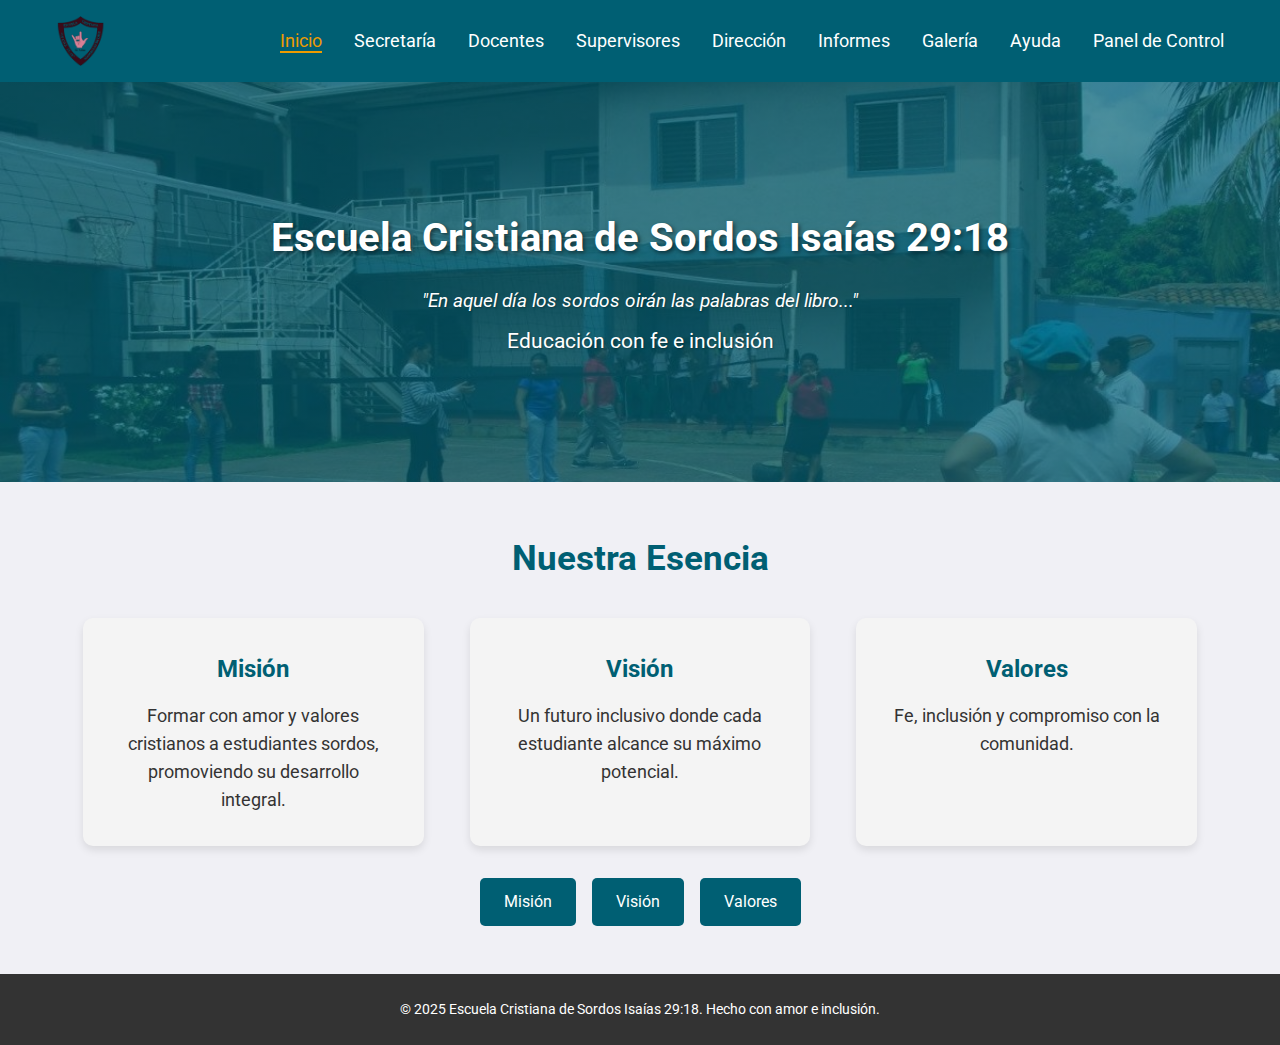
<file: index.html>
<script type="text/javascript">
        var gk_isXlsx = false;
        var gk_xlsxFileLookup = {};
        var gk_fileData = {};
        function filledCell(cell) {
            return cell !== '' && cell != null;
        }
        function loadFileData(filename) {
        if (gk_isXlsx && gk_xlsxFileLookup[filename]) {
            try {
                var workbook = XLSX.read(gk_fileData[filename], { type: 'base64' });
                var firstSheetName = workbook.SheetNames[0];
                var worksheet = workbook.Sheets[firstSheetName];

                // Convert sheet to JSON to filter blank rows
                var jsonData = XLSX.utils.sheet_to_json(worksheet, { header: 1, blankrows: false, defval: '' });
                // Filter out blank rows (rows where all cells are empty, null, or undefined)
                var filteredData = jsonData.filter(row => row.some(filledCell));

                // Heuristic to find the header row by ignoring rows with fewer filled cells than the next row
                var headerRowIndex = filteredData.findIndex((row, index) =>
                    row.filter(filledCell).length >= filteredData[index + 1]?.filter(filledCell).length
                );
                // Fallback
                if (headerRowIndex === -1 || headerRowIndex > 25) {
                    headerRowIndex = 0;
                }

                // Convert filtered JSON back to CSV
                var csv = XLSX.utils.aoa_to_sheet(filteredData.slice(headerRowIndex)); // Create a new sheet from filtered array of arrays
                csv = XLSX.utils.sheet_to_csv(csv, { header: 1 });
                return csv;
            } catch (e) {
                console.error(e);
                return "";
            }
        }
        return gk_fileData[filename] || "";
        }
        </script><!DOCTYPE html>
<html lang="es">
<head>
    <meta charset="UTF-8">
    <meta name="viewport" content="width=device-width, initial-scale=1.0">
    <title>Escuela Cristiana de Sordos Isaías-29:18</title>
    <link rel="stylesheet" href="css/styles.css">
    <link href="https://fonts.googleapis.com/css2?family=Roboto:wght@400;700&display=swap" rel="stylesheet">
</head>
<body>
    <header class="header">
        <nav class="header__nav">
            <div class="header__logo">
                <img src="Images/logo.png" alt="Logo Escuela Isaías 29:18" class="header__logo-img">
            </div>
            <div class="header__menu-toggle">☰</div>
            <ul class="header__nav-links">
                <li class="header__nav-item">
                    <a href="index.html" class="header__nav-link header__nav-link--active">Inicio</a>
                    <ul class="header__nav-sublinks">
                        <li><a href="quienes-somos.html" class="header__nav-sublink">Quiénes Somos</a></li>
                        <li><a href="servicios.html" class="header__nav-sublink">Nuestros Servicios</a></li>
                        <li><a href="historia.html" class="header__nav-sublink">Breve Historia</a></li>
                        <li><a href="staff.html" class="header__nav-sublink">Nuestro Staff</a></li>
                    </ul>
                </li>
                <li><a href="secretaria.html" class="header__nav-link">Secretaría</a></li>
                <li><a href="docentes.html" class="header__nav-link">Docentes</a></li>
                <li><a href="supervisores.html" class="header__nav-link">Supervisores</a></li>
                <li><a href="direccion.html" class="header__nav-link">Dirección</a></li>
                <li><a href="informes.html" class="header__nav-link">Informes</a></li>
                <li><a href="galeria.html" class="header__nav-link">Galería</a></li>
                <li><a href="ayuda.html" class="header__nav-link">Ayuda</a></li>
                <li><a href="dashboard.html" class="header__nav-link">Panel de Control</a></li>
            </ul>
        </nav>
    </header>
    <main class="main">
        <section class="hero">
            <div class="hero__content">
                <h1 class="hero__title">Escuela Cristiana de Sordos Isaías 29:18</h1>
                <p class="hero__verse">"En aquel día los sordos oirán las palabras del libro..."</p>
                <p class="hero__motto">Educación con fe e inclusión</p>
            </div>
        </section>
        <section class="values">
            <h2 class="values__title">Nuestra Esencia</h2>
            <div class="values__cards">
                <div class="values__card" id="mision">
                    <h3 class="values__card-title">Misión</h3>
                    <p class="values__card-text">Formar con amor y valores cristianos a estudiantes sordos, promoviendo su desarrollo integral.</p>
                </div>
                <div class="values__card" id="vision">
                    <h3 class="values__card-title">Visión</h3>
                    <p class="values__card-text">Un futuro inclusivo donde cada estudiante alcance su máximo potencial.</p>
                </div>
                <div class="values__card" id="valores">
                    <h3 class="values__card-title">Valores</h3>
                    <p class="values__card-text">Fe, inclusión y compromiso con la comunidad.</p>
                </div>
            </div>
            <div class="values__scroll-buttons">
                <a href="#mision" class="values__scroll-btn">Misión</a>
                <a href="#vision" class="values__scroll-btn">Visión</a>
                <a href="#valores" class="values__scroll-btn">Valores</a>
            </div>
        </section>
    </main>
    <footer class="footer">
        <p class="footer__text">© 2025 Escuela Cristiana de Sordos Isaías 29:18. Hecho con amor e inclusión.</p>
    </footer>
    <script src="jsECS/main.js"></script>
</body>
</html>
</file>
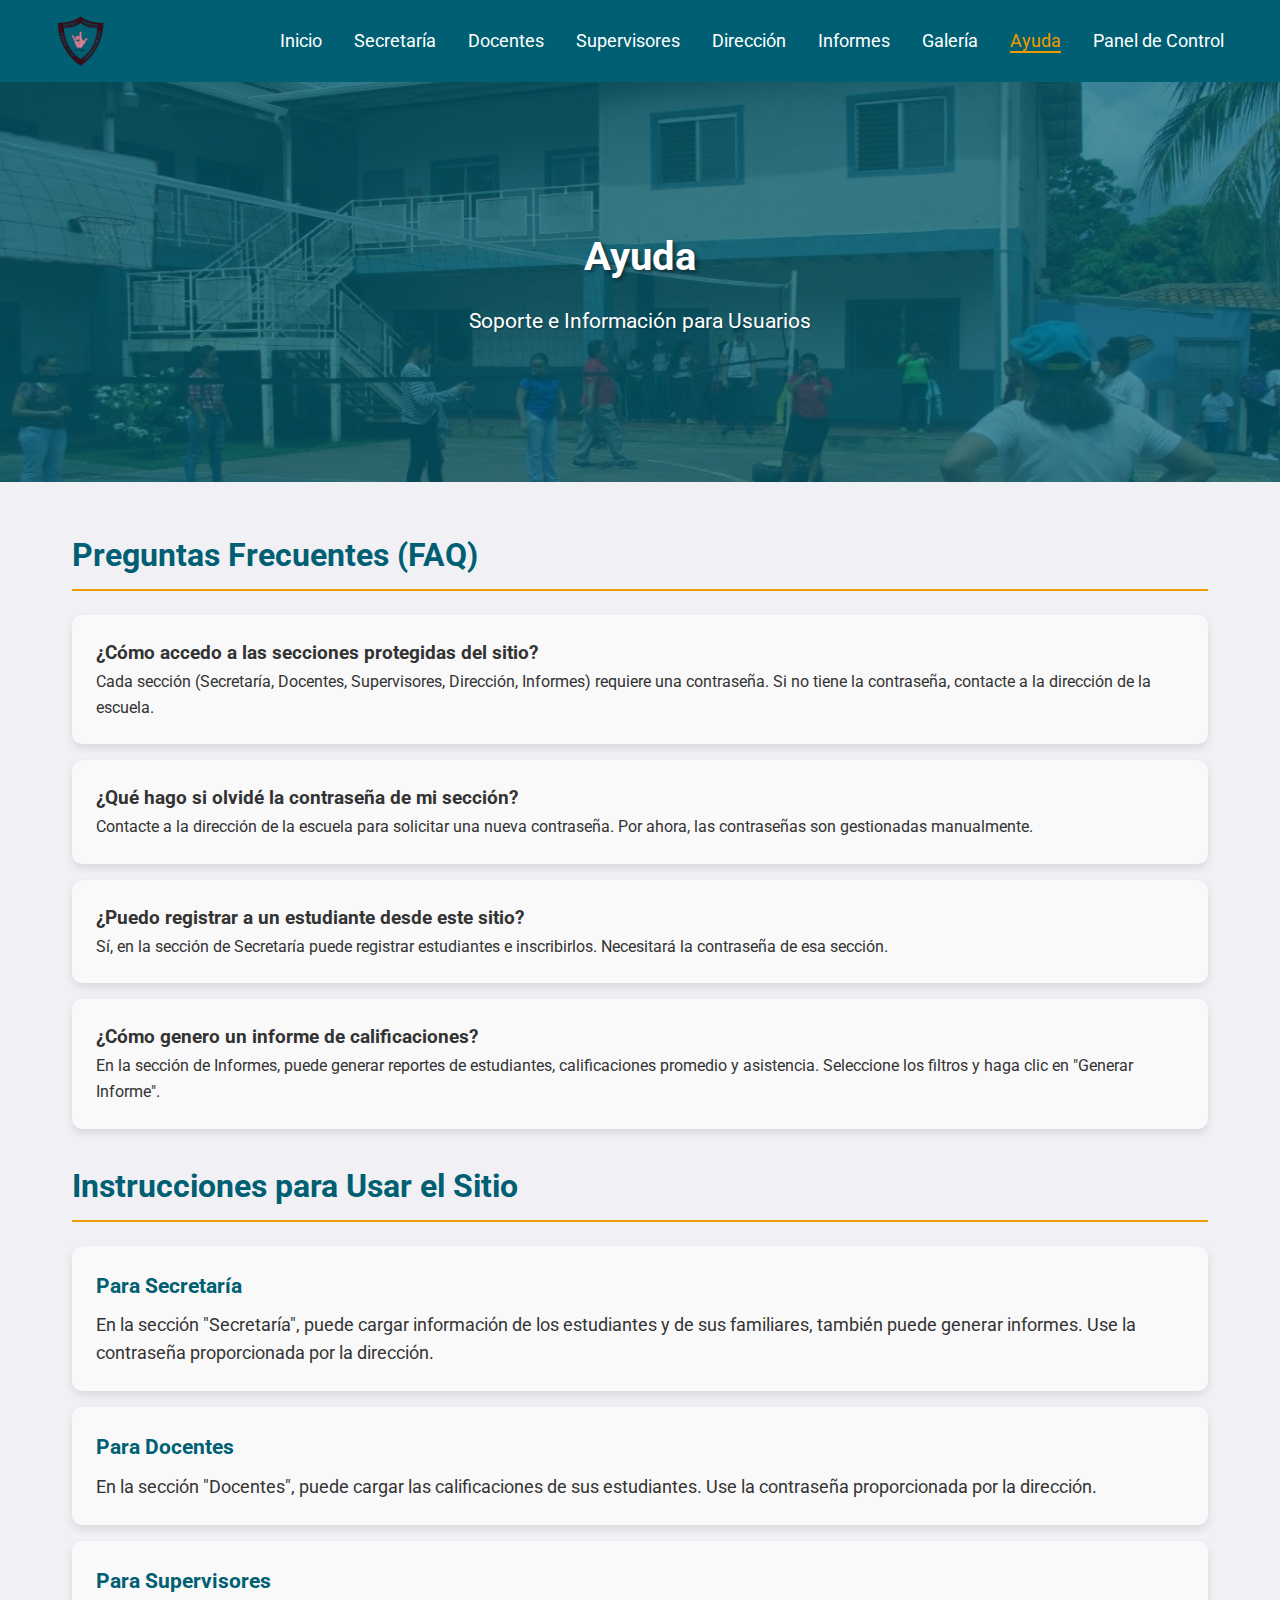
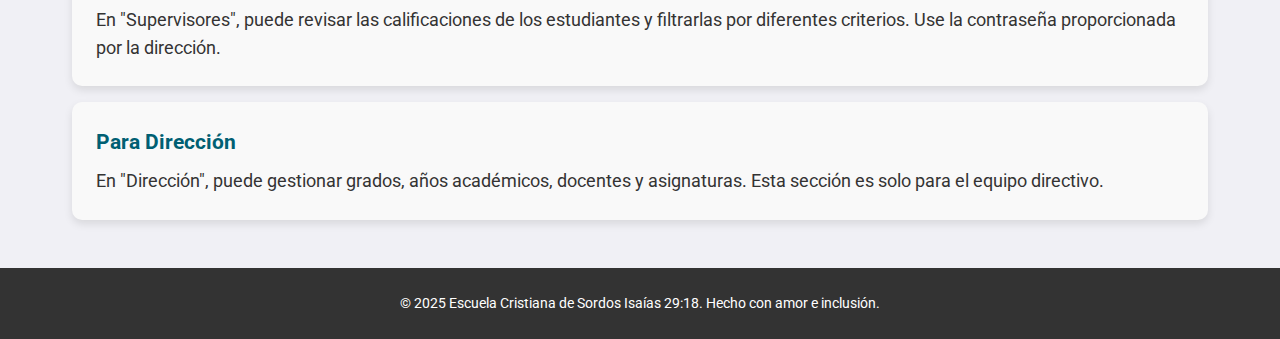
<file: ayuda.html>
<script type="text/javascript">
        var gk_isXlsx = false;
        var gk_xlsxFileLookup = {};
        var gk_fileData = {};
        function filledCell(cell) {
            return cell !== '' && cell != null;
        }
        function loadFileData(filename) {
        if (gk_isXlsx && gk_xlsxFileLookup[filename]) {
            try {
                var workbook = XLSX.read(gk_fileData[filename], { type: 'base64' });
                var firstSheetName = workbook.SheetNames[0];
                var worksheet = workbook.Sheets[firstSheetName];

                // Convert sheet to JSON to filter blank rows
                var jsonData = XLSX.utils.sheet_to_json(worksheet, { header: 1, blankrows: false, defval: '' });
                // Filter out blank rows (rows where all cells are empty, null, or undefined)
                var filteredData = jsonData.filter(row => row.some(filledCell));

                // Heuristic to find the header row by ignoring rows with fewer filled cells than the next row
                var headerRowIndex = filteredData.findIndex((row, index) =>
                    row.filter(filledCell).length >= filteredData[index + 1]?.filter(filledCell).length
                );
                // Fallback
                if (headerRowIndex === -1 || headerRowIndex > 25) {
                    headerRowIndex = 0;
                }

                // Convert filtered JSON back to CSV
                var csv = XLSX.utils.aoa_to_sheet(filteredData.slice(headerRowIndex)); // Create a new sheet from filtered array of arrays
                csv = XLSX.utils.sheet_to_csv(csv, { header: 1 });
                return csv;
            } catch (e) {
                console.error(e);
                return "";
            }
        }
        return gk_fileData[filename] || "";
        }
        </script><!DOCTYPE html>
<html lang="es">
<head>
    <meta charset="UTF-8">
    <meta name="viewport" content="width=device-width, initial-scale=1.0">
    <title>Ayuda - Escuela Cristiana de Sordos Isaías 29:18</title>
    <link rel="stylesheet" href="css/styles.css">
    <link href="https://fonts.googleapis.com/css2?family=Roboto:wght@400;700&display=swap" rel="stylesheet">
</head>
<body>
    <header class="header">
        <nav class="header__nav">
            <div class="header__logo">
                <img src="Images/logo.png" alt="Logo Escuela Isaías 29:18" class="header__logo-img">
            </div>
            <div class="header__menu-toggle">☰</div>
            <ul class="header__nav-links">
                <li class="header__nav-item">
                    <a href="index.html" class="header__nav-link">Inicio</a>
                    <ul class="header__nav-sublinks">
                        <li><a href="quienes-somos.html" class="header__nav-sublink">Quiénes Somos</a></li>
                        <li><a href="servicios.html" class="header__nav-sublink">Nuestros Servicios</a></li>
                        <li><a href="historia.html" class="header__nav-sublink">Breve Historia</a></li>
                        <li><a href="staff.html" class="header__nav-sublink">Nuestro Staff</a></li>
                    </ul>
                </li>
                <li><a href="secretaria.html" class="header__nav-link">Secretaría</a></li>
                <li><a href="docentes.html" class="header__nav-link">Docentes</a></li>
                <li><a href="supervisores.html" class="header__nav-link">Supervisores</a></li>
                <li><a href="direccion.html" class="header__nav-link">Dirección</a></li>
                <li><a href="informes.html" class="header__nav-link">Informes</a></li>
                <li><a href="galeria.html" class="header__nav-link">Galería</a></li>
                <li><a href="ayuda.html" class="header__nav-link header__nav-link--active">Ayuda</a></li>
                <li><a href="dashboard.html" class="header__nav-link">Panel de Control</a></li>
            </ul>
        </nav>
    </header>
    <main class="main">
        <section class="hero">
            <div class="hero__content">
                <h1 class="hero__title">Ayuda</h1>
                <p class="hero__motto">Soporte e Información para Usuarios</p>
            </div>
        </section>
        <section class="content">
            <h2 class="content__title">Preguntas Frecuentes (FAQ)</h2>
            <div class="faq">
                <div class="faq__item">
                    <h3 class="faq__item-question">¿Cómo accedo a las secciones protegidas del sitio?</h3>
                    <p class="faq__item-answer">Cada sección (Secretaría, Docentes, Supervisores, Dirección, Informes) requiere una contraseña. Si no tiene la contraseña, contacte a la dirección de la escuela.</p>
                </div>
                <div class="faq__item">
                    <h3 class="faq__item-question">¿Qué hago si olvidé la contraseña de mi sección?</h3>
                    <p class="faq__item-answer">Contacte a la dirección de la escuela para solicitar una nueva contraseña. Por ahora, las contraseñas son gestionadas manualmente.</p>
                </div>
                <div class="faq__item">
                    <h3 class="faq__item-question">¿Puedo registrar a un estudiante desde este sitio?</h3>
                    <p class="faq__item-answer">Sí, en la sección de Secretaría puede registrar estudiantes e inscribirlos. Necesitará la contraseña de esa sección.</p>
                </div>
                <div class="faq__item">
                    <h3 class="faq__item-question">¿Cómo genero un informe de calificaciones?</h3>
                    <p class="faq__item-answer">En la sección de Informes, puede generar reportes de estudiantes, calificaciones promedio y asistencia. Seleccione los filtros y haga clic en "Generar Informe".</p>
                </div>
            </div>

            <h2 class="content__title">Instrucciones para Usar el Sitio</h2>
            <div class="instructions">
                <div class="instructions__item">
                    <h3 class="instructions__item-title">Para Secretaría</h3>
                    <p class="instructions__item-text">En la sección "Secretaría", puede cargar información de los estudiantes y de sus familiares, también puede generar informes. Use la contraseña proporcionada por la dirección.</p>
                </div>
                <div class="instructions__item">
                    <h3 class="instructions__item-title">Para Docentes</h3>
                    <p class="instructions__item-text">En la sección "Docentes", puede cargar las calificaciones de sus estudiantes. Use la contraseña proporcionada por la dirección.</p>
                </div>
                <div class="instructions__item">
                    <h3 class="instructions__item-title">Para Supervisores</h3>
                    <p class="instructions__item-text">En "Supervisores", puede revisar las calificaciones de los estudiantes y filtrarlas por diferentes criterios. Use la contraseña proporcionada por la dirección.</p>
                </div>
                <div class="instructions__item">
                    <h3 class="instructions__item-title">Para Dirección</h3>
                    <p class="instructions__item-text">En "Dirección", puede gestionar grados, años académicos, docentes y asignaturas. Esta sección es solo para el equipo directivo.</p>
                </div>
            </div>
        </section>
    </main>
    <footer class="footer">
        <p class="footer__text">© 2025 Escuela Cristiana de Sordos Isaías 29:18. Hecho con amor e inclusión.</p>
    </footer>
    <script src="jsECS/main.js"></script>
</body>
</html>
</file>
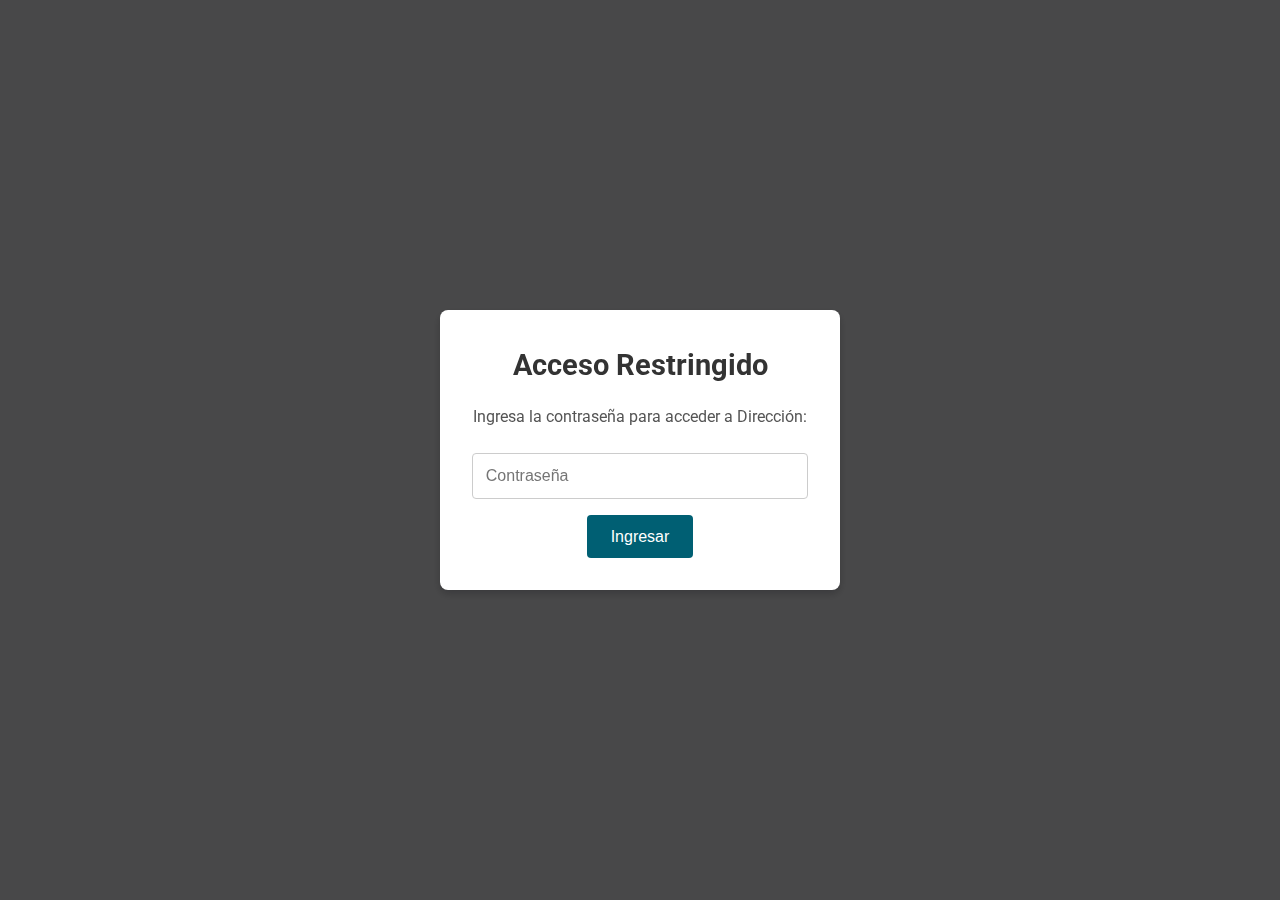
<file: direccion.html>
<script type="text/javascript">
        var gk_isXlsx = false;
        var gk_xlsxFileLookup = {};
        var gk_fileData = {};
        function filledCell(cell) {
            return cell !== '' && cell != null;
        }
        function loadFileData(filename) {
        if (gk_isXlsx && gk_xlsxFileLookup[filename]) {
            try {
                var workbook = XLSX.read(gk_fileData[filename], { type: 'base64' });
                var firstSheetName = workbook.SheetNames[0];
                var worksheet = workbook.Sheets[firstSheetName];

                // Convert sheet to JSON to filter blank rows
                var jsonData = XLSX.utils.sheet_to_json(worksheet, { header: 1, blankrows: false, defval: '' });
                // Filter out blank rows (rows where all cells are empty, null, or undefined)
                var filteredData = jsonData.filter(row => row.some(filledCell));

                // Heuristic to find the header row by ignoring rows with fewer filled cells than the next row
                var headerRowIndex = filteredData.findIndex((row, index) =>
                    row.filter(filledCell).length >= filteredData[index + 1]?.filter(filledCell).length
                );
                // Fallback
                if (headerRowIndex === -1 || headerRowIndex > 25) {
                    headerRowIndex = 0;
                }

                // Convert filtered JSON back to CSV
                var csv = XLSX.utils.aoa_to_sheet(filteredData.slice(headerRowIndex)); // Create a new sheet from filtered array of arrays
                csv = XLSX.utils.sheet_to_csv(csv, { header: 1 });
                return csv;
            } catch (e) {
                console.error(e);
                return "";
            }
        }
        return gk_fileData[filename] || "";
        }
        </script><!DOCTYPE html>
<html lang="es">
<head>
    <meta charset="UTF-8">
    <meta name="viewport" content="width=device-width, initial-scale=1.0">
    <title>Dirección - Escuela Cristiana de Sordos Isaías 29:18</title>
    <link rel="stylesheet" href="./css/styles.css">
    <link href="https://fonts.googleapis.com/css2?family=Roboto:wght@400;700&display=swap" rel="stylesheet">
</head>
<body>
    <div id="password-prompt" class="password-overlay">
        <div class="password-overlay__box">
            <h2 class="password-overlay__title">Acceso Restringido</h2>
            <p class="password-overlay__text">Ingresa la contraseña para acceder a Dirección:</p>
            <input type="password" id="password-input" class="password-overlay__input" placeholder="Contraseña" data-page="direccion">
            <button onclick="checkPassword('direccion')" class="password-overlay__button">Ingresar</button>
            <p id="error-message" class="password-overlay__error" style="display: none;">Contraseña incorrecta. Intenta de nuevo.</p>
        </div>
    </div>

    <div id="main-content" class="main-content" style="display: none;">
        <header class="header">
            <nav class="header__nav">
                <div class="header__logo">
                    <img src="./Images/logo.png" alt="Logo Escuela Isaías 29:18" class="header__logo-img">
                </div>
                <div class="header__menu-toggle">☰</div>
                <ul class="header__nav-links">
                    <li class="header__nav-item">
                        <a href="index.html" class="header__nav-link">Inicio</a>
                        <ul class="header__nav-sublinks">
                            <li><a href="quienes-somos.html" class="header__nav-sublink">Quiénes Somos</a></li>
                            <li><a href="servicios.html" class="header__nav-sublink">Nuestros Servicios</a></li>
                            <li><a href="historia.html" class="header__nav-sublink">Breve Historia</a></li>
                            <li><a href="staff.html" class="header__nav-sublink">Nuestro Staff</a></li>
                        </ul>
                    </li>
                    <li><a href="secretaria.html" class="header__nav-link">Secretaría</a></li>
                    <li><a href="docentes.html" class="header__nav-link">Docentes</a></li>
                    <li><a href="supervisores.html" class="header__nav-link">Supervisores</a></li>
                    <li><a href="direccion.html" class="header__nav-link header__nav-link--active">Dirección</a></li>
                    <li><a href="informes.html" class="header__nav-link">Informes</a></li>
                    <li><a href="galeria.html" class="header__nav-link">Galería</a></li>
                    <li><a href="ayuda.html" class="header__nav-link">Ayuda</a></li>
                    <li><a href="dashboard.html" class="header__nav-link">Panel de Control</a></li>
                </ul>
            </nav>
        </header>
        <main class="main">
            <section class="hero">
                <div class="hero__content">
                    <h1 class="hero__title">Dirección</h1>
                    <p class="hero__motto">Gestión Administrativa y Asignación de Credenciales</p>
                </div>
            </section>
            <section class="content">
                <!-- Gestión de Grados -->
                <h2 class="content__title">Gestión de Grados</h2>
                <div class="form">
                    <h3 class="form__title">Registrar/Editar Grado</h3>
                    <form id="grade-form" class="form__group">
                        <div class="form__group">
                            <label for="nombre-grado" class="form__group-label">Nombre del Grado:</label>
                            <input type="text" id="nombre-grado" name="nombre-grado" class="form__group-input" required>
                        </div>
                        <button type="submit" class="form__submit-btn">Guardar Grado</button>
                    </form>
                </div>
                <div class="form__group">
                    <label for="search-grade" class="form__group-label">Buscar Grado:</label>
                    <input type="text" id="search-grade" class="form__group-input" placeholder="Nombre del grado">
                </div>
                <table id="grade-table" class="table">
                    <thead>
                        <tr>
                            <th class="table__th">ID</th>
                            <th class="table__th">Nombre</th>
                            <th class="table__th">Acciones</th>
                        </tr>
                    </thead>
                    <tbody></tbody>
                </table>

                <!-- Gestión de Años Escolares -->
                <h2 class="content__title">Gestión de Años Escolares</h2>
                <div class="form">
                    <h3 class="form__title">Registrar/Editar Año Escolar</h3>
                    <form id="year-form" class="form__group">
                        <div class="form__group">
                            <label for="anio-escolar" class="form__group-label">Año:</label>
                            <input type="text" id="anio-escolar" name="anio-escolar" class="form__group-input" pattern="\d{4}" placeholder="Ej. 2024" required>
                        </div>
                        <button type="submit" class="form__submit-btn">Guardar Año</button>
                    </form>
                </div>
                <div class="form__group">
                    <label for="search-year" class="form__group-label">Buscar Año:</label>
                    <input type="text" id="search-year" class="form__group-input" placeholder="Año escolar">
                </div>
                <table id="year-table" class="table">
                    <thead>
                        <tr>
                            <th class="table__th">ID</th>
                            <th class="table__th">Año</th>
                            <th class="table__th">Acciones</th>
                        </tr>
                    </thead>
                    <tbody></tbody>
                </table>

                <!-- Gestión de Docentes -->
                <h2 class="content__title">Gestión de Docentes</h2>
                <div class="form">
                    <h3 class="form__title">Registrar/Editar Docente</h3>
                    <form id="teacher-form" class="form__group">
                        <div class="form__group">
                            <label for="nombre-docente" class="form__group-label">Nombre:</label>
                            <input type="text" id="nombre-docente" name="nombre-docente" class="form__group-input" required>
                        </div>
                        <div class="form__group">
                            <label for="apellido-docente" class="form__group-label">Apellido:</label>
                            <input type="text" id="apellido-docente" name="apellido-docente" class="form__group-input" required>
                        </div>
                        <div class="form__group">
                            <label for="cedula-docente" class="form__group-label">Cédula:</label>
                            <input type="text" id="cedula-docente" name="cedula-docente" class="form__group-input" required>
                        </div>
                        <div class="form__group">
                            <label for="correo-docente" class="form__group-label">Correo:</label>
                            <input type="email" id="correo-docente" name="correo-docente" class="form__group-input">
                        </div>
                        <div class="form__group">
                            <label for="contrasena-docente" class="form__group-label">Contraseña:</label>
                            <input type="password" id="contrasena-docente" name="contrasena-docente" class="form__group-input" required>
                        </div>
                        <button type="submit" class="form__submit-btn">Guardar Docente</button>
                    </form>
                </div>
                <div class="form__group">
                    <label for="search-teacher" class="form__group-label">Buscar Docente:</label>
                    <input type="text" id="search-teacher" class="form__group-input" placeholder="Nombre, apellido o cédula">
                </div>
                <table id="teacher-table" class="table">
                    <thead>
                        <tr>
                            <th class="table__th">ID</th>
                            <th class="table__th">Nombre</th>
                            <th class="table__th">Apellido</th>
                            <th class="table__th">Cédula</th>
                            <th class="table__th">Correo</th>
                            <th class="table__th">Acciones</th>
                        </tr>
                    </thead>
                    <tbody></tbody>
                </table>

                <!-- Gestión de Asignaturas -->
                <h2 class="content__title">Gestión de Asignaturas</h2>
                <div class="form">
                    <h3 class="form__title">Registrar/Editar Asignatura</h3>
                    <form id="subject-form" class="form__group">
                        <div class="form__group">
                            <label for="nombre-asignatura" class="form__group-label">Nombre:</label>
                            <input type="text" id="nombre-asignatura" name="nombre-asignatura" class="form__group-input" required>
                        </div>
                        <button type="submit" class="form__submit-btn">Guardar Asignatura</button>
                    </form>
                </div>
                <div class="form__group">
                    <label for="search-subject" class="form__group-label">Buscar Asignatura:</label>
                    <input type="text" id="search-subject" class="form__group-input" placeholder="Nombre de la asignatura">
                </div>
                <table id="subject-table" class="table">
                    <thead>
                        <tr>
                            <th class="table__th">ID</th>
                            <th class="table__th">Nombre</th>
                            <th class="table__th">Acciones</th>
                        </tr>
                    </thead>
                    <tbody></tbody>
                </table>
            </section>
        </main>
        <footer class="footer">
            <p class="footer__text">© 2025 Escuela Cristiana de Sordos Isaías 29:18. Hecho con amor e inclusión.</p>
        </footer>
    </div>
    <script src="./jsECS/main.js"></script>
</body>
</html>
</file>
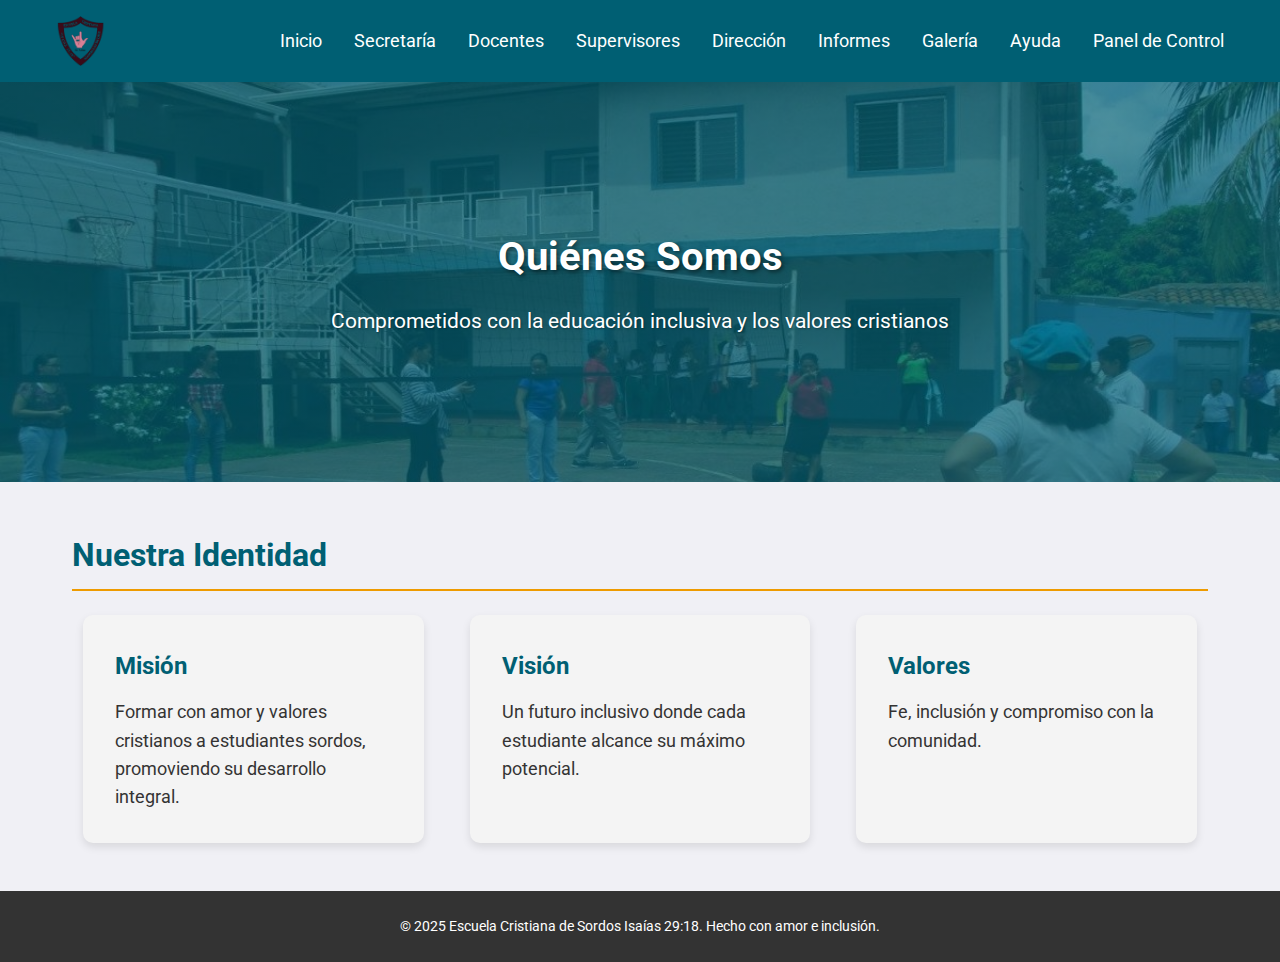
<file: quienes-somos.html>
<script type="text/javascript">
        var gk_isXlsx = false;
        var gk_xlsxFileLookup = {};
        var gk_fileData = {};
        function filledCell(cell) {
            return cell !== '' && cell != null;
        }
        function loadFileData(filename) {
        if (gk_isXlsx && gk_xlsxFileLookup[filename]) {
            try {
                var workbook = XLSX.read(gk_fileData[filename], { type: 'base64' });
                var firstSheetName = workbook.SheetNames[0];
                var worksheet = workbook.Sheets[firstSheetName];

                // Convert sheet to JSON to filter blank rows
                var jsonData = XLSX.utils.sheet_to_json(worksheet, { header: 1, blankrows: false, defval: '' });
                // Filter out blank rows (rows where all cells are empty, null, or undefined)
                var filteredData = jsonData.filter(row => row.some(filledCell));

                // Heuristic to find the header row by ignoring rows with fewer filled cells than the next row
                var headerRowIndex = filteredData.findIndex((row, index) =>
                    row.filter(filledCell).length >= filteredData[index + 1]?.filter(filledCell).length
                );
                // Fallback
                if (headerRowIndex === -1 || headerRowIndex > 25) {
                    headerRowIndex = 0;
                }

                // Convert filtered JSON back to CSV
                var csv = XLSX.utils.aoa_to_sheet(filteredData.slice(headerRowIndex)); // Create a new sheet from filtered array of arrays
                csv = XLSX.utils.sheet_to_csv(csv, { header: 1 });
                return csv;
            } catch (e) {
                console.error(e);
                return "";
            }
        }
        return gk_fileData[filename] || "";
        }
        </script><!DOCTYPE html>
<html lang="es">
<head>
    <meta charset="UTF-8">
    <meta name="viewport" content="width=device-width, initial-scale=1.0">
    <title>Quiénes Somos - Escuela Cristiana de Sordos Isaías</title>
    <link rel="stylesheet" href="css/styles.css">
    <link href="https://fonts.googleapis.com/css2?family=Roboto:wght@400;700&display=swap" rel="stylesheet">
</head>
<body>
    <header class="header">
        <nav class="header__nav">
            <div class="header__logo">
                <img src="Images/logo.png" alt="Logo Escuela Isaías 29:18" class="header__logo-img">
            </div>
            <div class="header__menu-toggle">☰</div>
            <ul class="header__nav-links">
                <li class="header__nav-item">
                    <a href="index.html" class="header__nav-link">Inicio</a>
                    <ul class="header__nav-sublinks">
                        <li><a href="quienes-somos.html" class="header__nav-sublink header__nav-sublink--active">Quiénes Somos</a></li>
                        <li><a href="servicios.html" class="header__nav-sublink">Nuestros Servicios</a></li>
                        <li><a href="historia.html" class="header__nav-sublink">Breve Historia</a></li>
                        <li><a href="staff.html" class="header__nav-sublink">Nuestro Staff</a></li>
                    </ul>
                </li>
                <li><a href="secretaria.html" class="header__nav-link">Secretaría</a></li>
                <li><a href="docentes.html" class="header__nav-link">Docentes</a></li>
                <li><a href="supervisores.html" class="header__nav-link">Supervisores</a></li>
                <li><a href="direccion.html" class="header__nav-link">Dirección</a></li>
                <li><a href="informes.html" class="header__nav-link">Informes</a></li>
                <li><a href="galeria.html" class="header__nav-link">Galería</a></li>
                <li><a href="ayuda.html" class="header__nav-link">Ayuda</a></li>
                <li><a href="dashboard.html" class="header__nav-link">Panel de Control</a></li>
            </ul>
        </nav>
    </header>
    <main class="main">
        <section class="hero">
            <div class="hero__content">
                <h1 class="hero__title">Quiénes Somos</h1>
                <p class="hero__motto">Comprometidos con la educación inclusiva y los valores cristianos</p>
            </div>
        </section>
        <section class="content">
            <h2 class="content__title">Nuestra Identidad</h2>
            <div class="values__cards">
                <div class="values__card">
                    <h3 class="values__card-title">Misión</h3>
                    <p class="values__card-text">Formar con amor y valores cristianos a estudiantes sordos, promoviendo su desarrollo integral.</p>
                </div>
                <div class="values__card">
                    <h3 class="values__card-title">Visión</h3>
                    <p class="values__card-text">Un futuro inclusivo donde cada estudiante alcance su máximo potencial.</p>
                </div>
                <div class="values__card">
                    <h3 class="values__card-title">Valores</h3>
                    <p class="values__card-text">Fe, inclusión y compromiso con la comunidad.</p>
                </div>
            </div>
        </section>
    </main>
    <footer class="footer">
        <p class="footer__text">© 2025 Escuela Cristiana de Sordos Isaías 29:18. Hecho con amor e inclusión.</p>
    </footer>
    <script src="jsECS/main.js"></script>
</body>
</html>
</file>
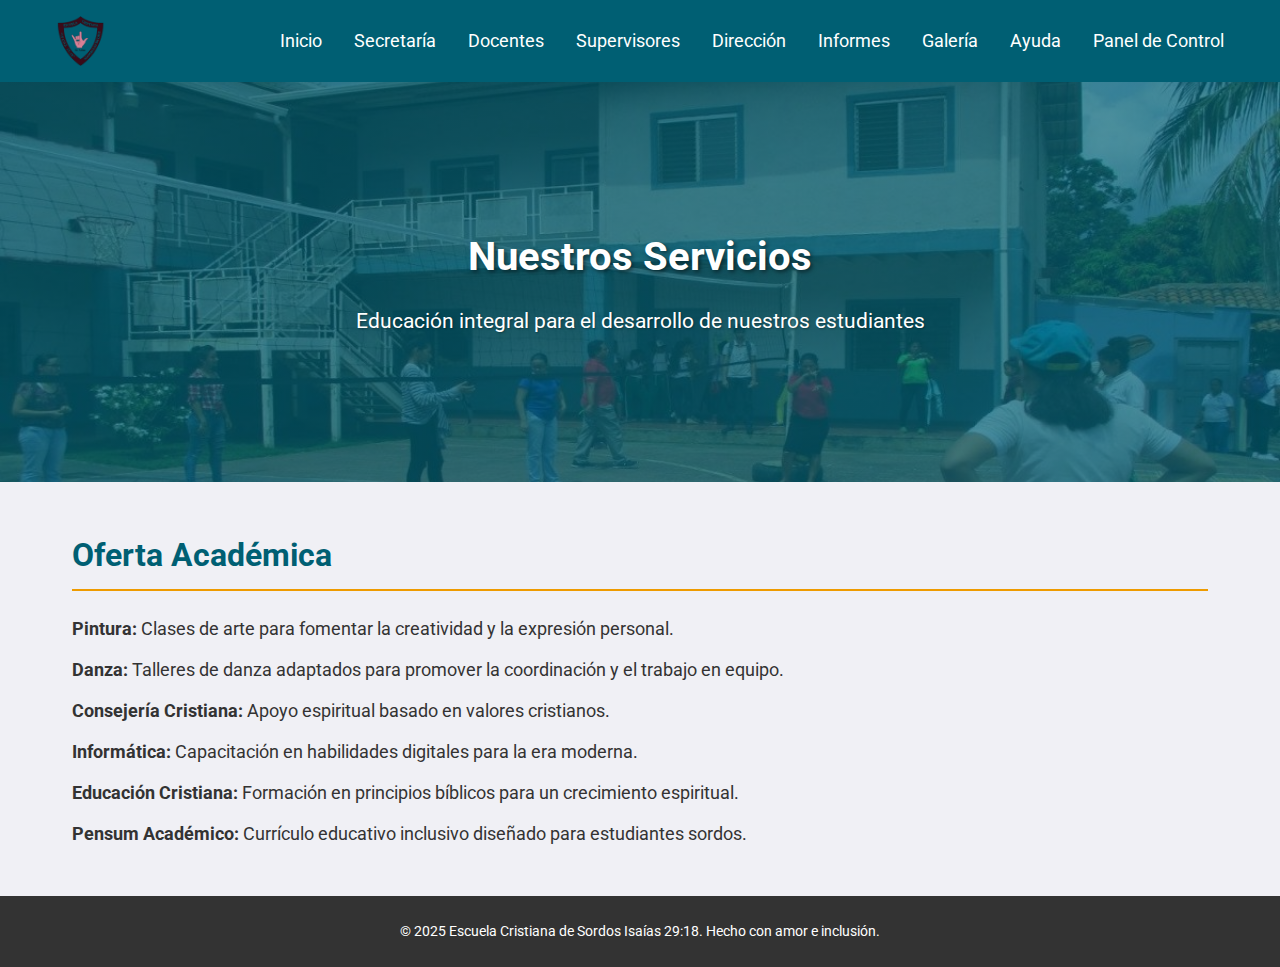
<file: servicios.html>
<script type="text/javascript">
        var gk_isXlsx = false;
        var gk_xlsxFileLookup = {};
        var gk_fileData = {};
        function filledCell(cell) {
            return cell !== '' && cell != null;
        }
        function loadFileData(filename) {
        if (gk_isXlsx && gk_xlsxFileLookup[filename]) {
            try {
                var workbook = XLSX.read(gk_fileData[filename], { type: 'base64' });
                var firstSheetName = workbook.SheetNames[0];
                var worksheet = workbook.Sheets[firstSheetName];

                // Convert sheet to JSON to filter blank rows
                var jsonData = XLSX.utils.sheet_to_json(worksheet, { header: 1, blankrows: false, defval: '' });
                // Filter out blank rows (rows where all cells are empty, null, or undefined)
                var filteredData = jsonData.filter(row => row.some(filledCell));

                // Heuristic to find the header row by ignoring rows with fewer filled cells than the next row
                var headerRowIndex = filteredData.findIndex((row, index) =>
                    row.filter(filledCell).length >= filteredData[index + 1]?.filter(filledCell).length
                );
                // Fallback
                if (headerRowIndex === -1 || headerRowIndex > 25) {
                    headerRowIndex = 0;
                }

                // Convert filtered JSON back to CSV
                var csv = XLSX.utils.aoa_to_sheet(filteredData.slice(headerRowIndex)); // Create a new sheet from filtered array of arrays
                csv = XLSX.utils.sheet_to_csv(csv, { header: 1 });
                return csv;
            } catch (e) {
                console.error(e);
                return "";
            }
        }
        return gk_fileData[filename] || "";
        }
        </script><!DOCTYPE html>
<html lang="es">
<head>
    <meta charset="UTF-8">
    <meta name="viewport" content="width=device-width, initial-scale=1.0">
    <title>Nuestros Servicios - Escuela Cristiana de Sordos Isaías 29:18</title>
    <link rel="stylesheet" href="./css/styles.css">
    <link href="https://fonts.googleapis.com/css2?family=Roboto:wght@400;700&display=swap" rel="stylesheet">
</head>
<body>
    <header class="header">
        <nav class="header__nav">
            <div class="header__logo">
                <img src="./Images/logo.png" alt="Logo Escuela Isaías 29:18" class="header__logo-img">
            </div>
            <div class="header__menu-toggle">☰</div>
            <ul class="header__nav-links">
                <li class="header__nav-item">
                    <a href="index.html" class="header__nav-link">Inicio</a>
                    <ul class="header__nav-sublinks">
                        <li><a href="quienes-somos.html" class="header__nav-sublink">Quiénes Somos</a></li>
                        <li><a href="servicios.html" class="header__nav-sublink header__nav-sublink--active">Nuestros Servicios</a></li>
                        <li><a href="historia.html" class="header__nav-sublink">Breve Historia</a></li>
                        <li><a href="staff.html" class="header__nav-sublink">Nuestro Staff</a></li>
                    </ul>
                </li>
                <li><a href="secretaria.html" class="header__nav-link">Secretaría</a></li>
                <li><a href="docentes.html" class="header__nav-link">Docentes</a></li>
                <li><a href="supervisores.html" class="header__nav-link">Supervisores</a></li>
                <li><a href="direccion.html" class="header__nav-link">Dirección</a></li>
                <li><a href="informes.html" class="header__nav-link">Informes</a></li>
                <li><a href="galeria.html" class="header__nav-link">Galería</a></li>
                <li><a href="ayuda.html" class="header__nav-link">Ayuda</a></li>
                <li><a href="dashboard.html" class="header__nav-link">Panel de Control</a></li>
            </ul>
        </nav>
    </header>
    <main class="main">
        <section class="hero">
            <div class="hero__content">
                <h1 class="hero__title">Nuestros Servicios</h1>
                <p class="hero__motto">Educación integral para el desarrollo de nuestros estudiantes</p>
            </div>
        </section>
        <section class="content">
            <h2 class="content__title">Oferta Académica</h2>
            <ul class="content__list">
                <li class="content__list-item"><strong>Pintura:</strong> Clases de arte para fomentar la creatividad y la expresión personal.</li>
                <li class="content__list-item"><strong>Danza:</strong> Talleres de danza adaptados para promover la coordinación y el trabajo en equipo.</li>
                <li class="content__list-item"><strong>Consejería Cristiana:</strong> Apoyo espiritual basado en valores cristianos.</li>
                <li class="content__list-item"><strong>Informática:</strong> Capacitación en habilidades digitales para la era moderna.</li>
                <li class="content__list-item"><strong>Educación Cristiana:</strong> Formación en principios bíblicos para un crecimiento espiritual.</li>
                <li class="content__list-item"><strong>Pensum Académico:</strong> Currículo educativo inclusivo diseñado para estudiantes sordos.</li>
            </ul>
        </section>
    </main>
    <footer class="footer">
        <p class="footer__text">© 2025 Escuela Cristiana de Sordos Isaías 29:18. Hecho con amor e inclusión.</p>
    </footer>
    <script src="./jsECS/main.js"></script>
</body>
</html>
</file>
<file: css/styles.css>
* {
    margin: 0;
    padding: 0;
    box-sizing: border-box;
}

body {
    font-family: 'Roboto', Arial, sans-serif;
    line-height: 1.6;
    color: #333;
    background-color: #f0f0f5;
}

.header {
    background-color: #005f73;
    position: sticky;
    top: 0;
    z-index: 100;
}

.header__nav {
    max-width: 1200px;
    margin: 0 auto;
    padding: 1rem;
    display: flex;
    justify-content: space-between;
    align-items: center;
}

.header__logo {
    display: flex;
    align-items: center;
}

.header__logo-img {
    height: 50px;
    width: auto;
}

.header__menu-toggle {
    display: none;
    font-size: 1.5rem;
    color: white;
    cursor: pointer;
}

.header__nav-links {
    list-style: none;
    display: flex;
}

.header__nav-links li {
    margin-left: 2rem;
}

.header__nav-link {
    color: white;
    text-decoration: none;
    font-size: 1.1rem;
    transition: color 0.3s ease;
}

.header__nav-link:hover,
.header__nav-link--active {
    color: #ee9b00;
}

.header__nav-link--active {
    border-bottom: 2px solid #ee9b00;
}

.hero {
    background: linear-gradient(rgba(0, 95, 115, 0.7), rgba(0, 95, 115, 0.7)), url('../Images/banner.jpg');
    background-size: cover;
    background-position: center;
    height: 400px;
    display: flex;
    align-items: center;
    justify-content: center;
    text-align: center;
    color: white;
}

.hero__content {
    padding: 2rem;
}

.hero__title {
    font-size: 2.5rem;
    margin-bottom: 1rem;
    text-shadow: 2px 2px 4px rgba(0, 0, 0, 0.5);
}

.hero__verse {
    font-style: italic;
    font-size: 1.2rem;
    margin-bottom: 0.5rem;
    text-shadow: 1px 1px 2px rgba(0, 0, 0, 0.3);
}

.hero__motto {
    font-size: 1.3rem;
    text-shadow: 1px 1px 2px rgba(0, 0, 0, 0.3);
}

.values {
    max-width: 1200px;
    margin: 3rem auto;
    padding: 0 2rem;
    text-align: center;
}

.values__title {
    font-size: 2.2rem;
    margin-bottom: 2rem;
    color: #005f73;
}

.values__cards {
    display: flex;
    justify-content: space-around;
    flex-wrap: wrap;
    gap: 1.5rem;
}

.values__card {
    background-color: #f4f4f4;
    padding: 2rem;
    border-radius: 10px;
    width: 30%;
    min-width: 280px;
    box-shadow: 0 4px 8px rgba(0, 0, 0, 0.1);
    transition: transform 0.3s ease;
}

.values__card:hover {
    transform: translateY(-5px);
}

.values__card-title {
    color: #005f73;
    margin-bottom: 0.8rem;
    font-size: 1.5rem;
}

.values__card-text {
    font-size: 1.1rem;
}

.values__scroll-buttons {
    margin-top: 2rem;
    display: flex;
    justify-content: center;
    gap: 1rem;
}

.values__scroll-btn {
    padding: 0.7rem 1.5rem;
    background-color: #005f73;
    color: white;
    text-decoration: none;
    border-radius: 5px;
    font-size: 1rem;
    transition: background-color 0.3s ease;
}

.values__scroll-btn:hover {
    background-color: #ee9b00;
}

.main-content {
    display: block;
}

.content {
    max-width: 1200px;
    margin: 3rem auto;
    padding: 0 2rem;
}

.content__title {
    font-size: 2rem;
    color: #005f73;
    margin-bottom: 1.5rem;
    border-bottom: 2px solid #ee9b00;
    padding-bottom: 0.5rem;
}

.form {
    background-color: #f9f9f9;
    padding: 2rem;
    border-radius: 10px;
    box-shadow: 0 4px 8px rgba(0, 0, 0, 0.1);
    margin-bottom: 2rem;
}

.form__title {
    font-size: 1.5rem;
    color: #005f73;
    margin-bottom: 1rem;
}

.form__group {
    margin-bottom: 1rem;
}

.form__group-label {
    display: block;
    font-size: 1.1rem;
    margin-bottom: 0.3rem;
    color: #333;
}

.form__group-input,
.form__group-select,
.form__group-textarea {
    width: 100%;
    padding: 0.7rem;
    font-size: 1rem;
    border: 1px solid #ccc;
    border-radius: 5px;
    transition: border-color 0.3s ease;
}

.form__group-input:focus,
.form__group-select:focus,
.form__group-textarea:focus {
    border-color: #005f73;
    outline: none;
}

.form__group-textarea {
    resize: vertical;
    min-height: 100px;
}

.form__submit-btn {
    background-color: #005f73;
    color: white;
    padding: 0.8rem 2rem;
    border: none;
    border-radius: 5px;
    font-size: 1.1rem;
    cursor: pointer;
    transition: background-color 0.3s ease;
}

.form__submit-btn:hover {
    background-color: #ee9b00;
}

.table {
    width: 100%;
    border-collapse: collapse;
    margin-bottom: 2rem;
    box-shadow: 0 4px 8px rgba(0, 0, 0, 0.1);
}

.table__th,
.table__td {
    padding: 1rem;
    text-align: left;
    border-bottom: 1px solid #ddd;
}

.table__th {
    background-color: #005f73;
    color: white;
    font-weight: 700;
}

.table__tbody tr:nth-child(even) {
    background-color: #f4f4f4;
}

.table__tbody tr:hover {
    background-color: #e0e0e0;
}

.summary {
    background-color: #f4f4f4;
    padding: 1.5rem;
    border-radius: 10px;
    box-shadow: 0 4px 8px rgba(0, 0, 0, 0.1);
    margin-bottom: 2rem;
}

.summary__text {
    font-size: 1.1rem;
    margin-bottom: 0.5rem;
}

.summary__text strong {
    color: #005f73;
}

.faq,
.instructions {
    margin-bottom: 2rem;
}

.faq__item,
.instructions__item {
    background-color: #f9f9f9;
    padding: 1.5rem;
    border-radius: 10px;
    margin-bottom: 1rem;
    box-shadow: 0 4px 8px rgba(0, 0, 0, 0.1);
}

.faq__item-title,
.instructions__item-title {
    font-size: 1.3rem;
    color: #005f73;
    margin-bottom: 0.5rem;
}

.faq__item-text,
.instructions__item-text {
    font-size: 1.1rem;
}

.gallery {
    display: grid;
    grid-template-columns: repeat(auto-fill, minmax(250px, 1fr));
    gap: 1.5rem;
    margin-bottom: 2rem;
}

.gallery__item {
    background-color: #f9f9f9;
    padding: 1rem;
    border-radius: 10px;
    box-shadow: 0 4px 8px rgba(0, 0, 0, 0.1);
    text-align: center;
}

.gallery__item-img {
    width: 100%;
    height: 200px;
    object-fit: cover;
    border-radius: 5px;
    margin-bottom: 0.5rem;
}

.gallery__item-text {
    font-size: 1rem;
    color: #333;
}

.password-overlay {
    position: fixed;
    top: 0;
    left: 0;
    width: 100%;
    height: 100%;
    background-color: rgba(0, 0, 0, 0.7);
    display: flex;
    justify-content: center;
    align-items: center;
    z-index: 1000;
}

.password-overlay__box {
    background-color: white;
    padding: 2rem;
    border-radius: 10px;
    text-align: center;
    box-shadow: 0 4px 8px rgba(0, 0, 0, 0.2);
    max-width: 400px;
    width: 90%;
}

.password-overlay__title {
    font-size: 1.5rem;
    color: #005f73;
    margin-bottom: 1rem;
}

.password-overlay__text {
    font-size: 1.1rem;
    margin-bottom: 1rem;
}

.password-overlay__input {
    width: 100%;
    padding: 0.7rem;
    margin-bottom: 1rem;
    border: 1px solid #ccc;
    border-radius: 5px;
    font-size: 1rem;
}

.password-overlay__button {
    background-color: #005f73;
    color: white;
    padding: 0.7rem 1.5rem;
    border: none;
    border-radius: 5px;
    font-size: 1rem;
    cursor: pointer;
    transition: background-color 0.3s ease;
}

.password-overlay__button:hover {
    background-color: #ee9b00;
}

.password-overlay__error {
    color: #d32f2f;
    font-size: 0.9rem;
    margin-top: 0.5rem;
}

.footer {
    background-color: #333;
    color: white;
    text-align: center;
    padding: 1.5rem;
    margin-top: 3rem;
    font-size: 0.9rem;
}

/* Estilos para el Dashboard */
.dashboard {
    display: flex;
    min-height: 100vh;
    background-color: #f0f0f5;
}

.dashboard__sidebar {
    width: 300px;
    background-color: #2c3e50;
    color: #fff;
    padding: 20px;
    transition: width 0.4s;
}

.dashboard__sidebar--collapsed {
    width: 80px;
}

.dashboard__sidebar-header {
    display: flex;
    align-items: center;
    margin-bottom: 20px;
}

.dashboard__sidebar-logo {
    height: 50px;
    margin-right: 10px;
}

.dashboard__sidebar-title {
    font-size: 1.5rem;
}

.dashboard__sidebar-nav {
    margin-bottom: 20px;
}

.dashboard__sidebar-links {
    list-style: none;
    padding: 0;
}

.dashboard__sidebar-link {
    display: block;
    padding: 10px;
    color: #fff;
    text-decoration: none;
    border-radius: 4px;
    margin-bottom: 5px;
}

.dashboard__sidebar-link:hover {
    background-color: #ee9b00;
}

.dashboard__sidebar-link--active {
    background-color: #ee9b00;
}

.dashboard__sidebar-item {
    position: relative;
}

.dashboard__sidebar-sublinks {
    list-style: none;
    padding-left: 20px;
    display: none;
}

.dashboard__sidebar-item:hover .dashboard__sidebar-sublinks {
    display: block;
}

.dashboard__sidebar-sublink {
    display: block;
    padding: 8px;
    color: #ddd;
    text-decoration: none;
}

.dashboard__sidebar-sublink:hover {
    background-color: #34495e;
}

.dashboard__sidebar-toggle {
    cursor: pointer;
    padding: 10px;
    background-color: #333;
    text-align: center;
    border-radius: 4px;
}

.dashboard__main {
    flex: 1;
    padding: 20px;
}

.dashboard__header {
    display: flex;
    justify-content: space-between;
    align-items: center;
    margin-bottom: 20px;
}

.dashboard__header-title {
    font-size: 2rem;
    color: #333;
}

.dashboard__header-logout {
    padding: 10px 20px;
    background-color: #e74c3c;
    color: #fff;
    border: none;
    border-radius: 4px;
    cursor: pointer;
}

.dashboard__header-logout:hover {
    background-color: #c0392b;
}

.dashboard__stats {
    display: grid;
    grid-template-columns: repeat(auto-fit, minmax(200px, 1fr));
    gap: 20px;
    margin-bottom: 40px;
}

.dashboard__stat-card {
    background-color: white;
    padding: 20px;
    border-radius: 8px;
    box-shadow: 0 2px 5px rgba(0,0,0,0.1);
    text-align: center;
}

.dashboard__stat-title {
    font-size: 1.2rem;
    color: #555;
    margin-bottom: 10px;
}

.dashboard__stat-value {
    font-size: 2rem;
    color: #2c3e50;
    font-weight: bold;
}

.dashboard__chart {
    margin-bottom: 40px;
    background-color: white;
    padding: 20px;
    border-radius: 8px;
    box-shadow: 0 2px 5px rgba(0,0,0,0.1);
}

.dashboard__chart-title {
    font-size: 1.5rem;
    color: #333;
    margin-bottom: 20px;
}

.dashboard__chart-canvas {
    max-height: 400px;
}

.dashboard__actions {
    margin-bottom: 40px;
}

.dashboard__actions-title {
    font-size: 1.5rem;
    color: #333;
    margin-bottom: 20px;
}

.dashboard__actions-buttons {
    display: grid;
    grid-template-columns: repeat(auto-fit, minmax(200px, 1fr));
    gap: 10px;
}

.dashboard__action-btn {
    padding: 10px;
    background-color: #005f73;
    color: #fff;
    text-align: center;
    text-decoration: none;
    border-radius: 4px;
}

.dashboard__action-btn:hover {
    background-color: #ee9b00;
}

/* Responsividad para el Dashboard */
@media (max-width: 768px) {
    .dashboard__sidebar {
        width: 80px;
    }

    .dashboard__sidebar--collapsed {
        width: 80px;
    }

    .dashboard__main {
        margin-left: 80px;
    }

    .dashboard__sidebar-title {
        display: none;
    }

    .dashboard__sidebar-link {
        text-align: center;
        font-size: 0.9rem;
        padding: 8px;
    }

    .dashboard__sidebar-sublinks {
        display: none;
    }

    .dashboard__header-title {
        font-size: 1.5rem;
    }

    .dashboard__header-logout {
        padding: 8px 15px;
        font-size: 0.9rem;
    }

    .dashboard__stats {
        grid-template-columns: 1fr;
    }

    .dashboard__stat-card {
        padding: 15px;
    }

    .dashboard__stat-value {
        font-size: 1.5rem;
    }

    .dashboard__chart {
        padding: 15px;
    }
}

@media (max-width: 480px) {
    .dashboard__actions-buttons {
        grid-template-columns: 1fr;
    }

    .dashboard__action-btn {
        padding: 8px;
    }

    .dashboard__chart {
        padding: 10px;
    }
}

/* Responsividad existente */
@media (max-width: 768px) {
    .header__menu-toggle {
        display: block;
    }

    .header__nav-links {
        display: none;
        flex-direction: column;
        position: absolute;
        top: 60px;
        left: 0;
        width: 100%;
        background-color: white;
        padding: 1rem 0;
        box-shadow: 0 2px 5px rgba(0, 0, 0, 0.2);
    }

    .header__nav-links--active {
        display: flex;
    }

    .header__nav-links li {
        margin: 0.5rem 0;
    }

    .header__nav-link {
        color: #333;
        font-size: 1.2rem;
        padding: 0.5rem 1rem;
        display: block;
    }

    .header__nav-link:hover,
    .header__nav-link--active {
        color: #ee9b00;
        background-color: #f4f4f4;
    }

    .header__nav-link--active {
        border-bottom: none;
    }

    .hero {
        height: 300px;
    }

    .hero__title {
        font-size: 1.8rem;
    }

    .hero__verse {
        font-size: 1rem;
    }

    .hero__motto {
        font-size: 1.1rem;
    }

    .values__title,
    .content__title {
        font-size: 1.8rem;
    }

    .values__card {
        width: 100%;
        min-width: 100%;
    }

    .values__scroll-btn {
        padding: 0.5rem 1rem;
        font-size: 0.9rem;
    }

    .form {
        padding: 1.5rem;
    }

    .table {
        display: block;
        overflow-x: auto;
    }

    .table__th,
    .table__td {
        padding: 0.8rem;
        font-size: 0.9rem;
    }

    .summary,
    .faq__item,
    .instructions__item {
        padding: 1rem;
    }

    .gallery {
        grid-template-columns: repeat(auto-fill, minmax(200px, 1fr));
        gap: 1rem;
    }

    .gallery__item-img {
        height: 150px;
    }

    .password-overlay__box {
        padding: 1.5rem;
    }
}

@media (max-width: 480px) {
    .hero__title {
        font-size: 1.5rem;
    }

    .hero__verse {
        font-size: 0.9rem;
    }

    .hero__motto {
        font-size: 1rem;
    }

    .content {
        padding: 0 1rem;
    }

    .form {
        padding: 1rem;
    }

    .form__group-label {
        font-size: 1rem;
    }

    .form__group-input,
    .form__group-select,
    .form__group-textarea {
        padding: 0.5rem;
        font-size: 0.9rem;
    }

    .form__submit-btn {
        padding: 0.6rem 1.5rem;
        font-size: 1rem;
    }

    .table__th,
    .table__td {
        padding: 0.5rem;
        font-size: 0.8rem;
    }

    .summary__text,
    .faq__item-text,
    .instructions__item-text {
        font-size: 1rem;
    }

    .faq__item-title,
    .instructions__item-title {
        font-size: 1.2rem;
    }

    .gallery {
        grid-template-columns: 1fr;
    }

    .gallery__item-img {
        height: 200px;
    }

    .password-overlay__box {
        padding: 1rem;
    }

    .password-overlay__title {
        font-size: 1.3rem;
    }

    .password-overlay__text {
        font-size: 1rem;
    }
}

/* Estilos para el submenú */
.header__nav-item {
    position: relative;
}

.header__nav-sublinks {
    display: none;
    position: absolute;
    top: 100%;
    left: 0;
    background-color: #f4f4f4;
    list-style: none;
    padding: 0.5rem 0;
    box-shadow: 0 2px 5px rgba(0, 0, 0, 0.2);
    z-index: 100;
    min-width: 150px;
}

.header__nav-item:hover .header__nav-sublinks {
    display: block;
}
.header__nav-sublink {
    color: #333;
    text-decoration: none;
    padding: 0.5rem 1rem;
    display: block;
    font-size: 1rem;
    transition: background-color 0.3s ease, color 0.3s ease;
}

.header__nav-sublink:hover {
    background-color: #ee9b00;
    color: white;
}

.header__nav-sublink--active {
    background-color: #ee9b00;
    color: white;
}

/* Responsividad para el submenú */
@media (max-width: 768px) {
    .header__nav-sublinks {
        position: static;
        background-color: #f9f9f9;
        box-shadow: none;
        padding-left: 1.5rem;
    }

    .header__nav-sublink {
        color: #333;
        padding: 0.5rem 1rem;
        font-size: 1.1rem;
    }

    .header__nav-sublink:hover,
    .header__nav-sublink--active {
        background-color: #f4f4f4;
        color: #ee9b00;
    }
}

/* Estilos para la lista de servicios */
.content__list {
    list-style: none;
    padding: 0;
    margin-bottom: 1.5rem;
}

.content__list-item {
    font-size: 1.1rem;
    margin-bottom: 0.8rem;
    color: #333;
}

/* Estilos para la galería de staff */
.gallery {
    display: grid;
    grid-template-columns: repeat(auto-fit, minmax(200px, 1fr));
    gap: 1.5rem;
    padding: 1rem;
    max-width: 1200px;
    margin: 0 auto;
}

.gallery__item {
    text-align: center;
    background: #f9f9f9;
    padding: 1rem;
    border-radius: 8px;
    box-shadow: 0 2px 5px rgba(0, 0, 0, 0.1);
}

.gallery__item-img {
    width: 100%;
    height: 200px;
    object-fit: cover;
    border-radius: 8px;
    margin-bottom: 0.5rem;
}

.gallery__item-text {
    font-size: 1rem;
    color: #333;
    margin: 0;
}

/* Estilos para secretaria.html, docentes.html, supervisores.html */
.password-overlay {
    position: fixed;
    top: 0;
    left: 0;
    width: 100%;
    height: 100%;
    background: rgba(0, 0, 0, 0.7);
    display: flex;
    justify-content: center;
    align-items: center;
    z-index: 1000;
}

.password-overlay__box {
    background: #fff;
    padding: 2rem;
    border-radius: 8px;
    text-align: center;
    max-width: 400px;
    width: 90%;
}

.password-overlay__title {
    font-size: 1.8rem;
    margin-bottom: 1rem;
    color: #333;
}

.password-overlay__text {
    font-size: 1rem;
    margin-bottom: 1.5rem;
    color: #555;
}

.password-overlay__input {
    width: 100%;
    padding: 0.8rem;
    margin-bottom: 1rem;
    border: 1px solid #ccc;
    border-radius: 4px;
    font-size: 1rem;
}

.password-overlay__button {
    background: #005f73;
    color: #fff;
    padding: 0.8rem 1.5rem;
    border: none;
    border-radius: 4px;
    cursor: pointer;
    font-size: 1rem;
}

.password-overlay__button:hover {
    background: #0a9396;
}

.password-overlay__error {
    color: #e63946;
    font-size: 0.9rem;
    margin-top: 1rem;
}

.form {
    max-width: 800px;
    margin: 0 auto;
    padding: 1rem;
}

.form__title {
    font-size: 1.5rem;
    margin: 1.5rem 0 1rem;
    color: #333;
}

.form__group {
    margin-bottom: 1rem;
}

.form__group-label {
    display: block;
    font-size: 1rem;
    margin-bottom: 0.5rem;
    color: #333;
}

.form__group-input,
.form__group-select {
    width: 100%;
    padding: 0.8rem;
    border: 1px solid #ccc;
    border-radius: 4px;
    font-size: 1rem;
}

.form__group-textarea {
    width: 100%;
    padding: 0.8rem;
    border: 1px solid #ccc;
    border-radius: 4px;
    font-size: 1rem;
    resize: vertical;
}

.form__submit-btn {
    background: #005f73;
    color: #fff;
    padding: 0.8rem 1.5rem;
    border: none;
    border-radius: 4px;
    cursor: pointer;
    font-size: 1rem;
    margin-top: 1rem;
}

.form__submit-btn:hover {
    background: #0a9396;
}

.table {
    width: 100%;
    max-width: 800px;
    margin: 0 auto 2rem;
    border-collapse: collapse;
}

.table__th,
.table__td {
    padding: 0.8rem;
    border: 1px solid #ddd;
    text-align: left;
    font-size: 1rem;
}

.table__th {
    background: #005f73;
    color: #fff;
}

.table__tbody tr:nth-child(even) {
    background: #f9f9f9;
}

.summary {
    max-width: 800px;
    margin: 0 auto 2rem;
    padding: 1rem;
    background: #f9f9f9;
    border-radius: 8px;
    box-shadow: 0 2px 5px rgba(0, 0, 0, 0.1);
}

.summary p {
    font-size: 1rem;
    color: #333;
    margin: 0.5rem 0;
}

.summary p strong {
    color: #005f73;
}
</file>
